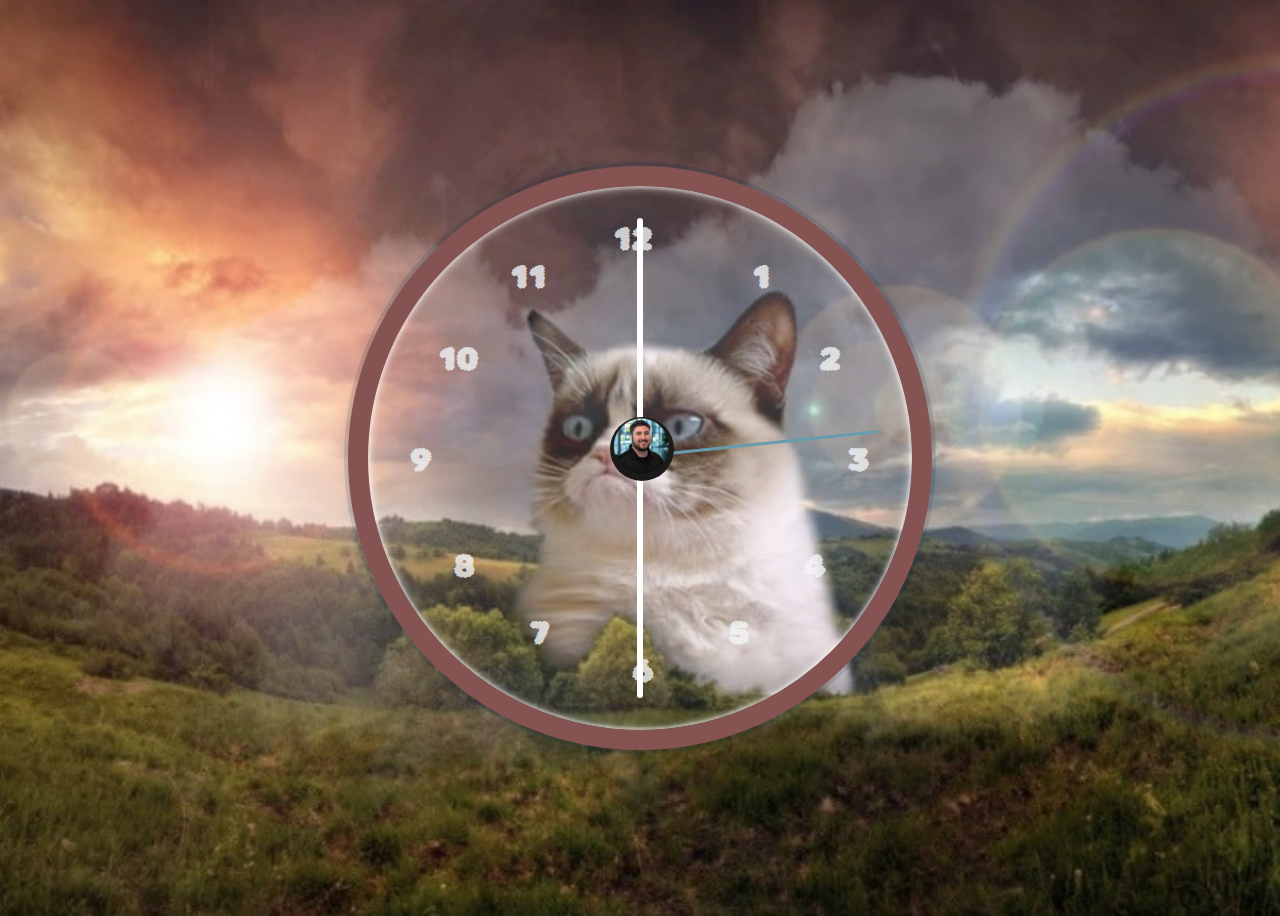
<file: Clock/index.html>
<!doctype html>
<html lang="en">

<head>
    <title>Title</title>
    <!-- Required meta tags -->
    <meta charset="utf-8">
    <meta name="viewport" content="width=device-width, initial-scale=1, shrink-to-fit=no">

    <link rel="preconnect" href="https://fonts.googleapis.com">
    <link rel="preconnect" href="https://fonts.gstatic.com" crossorigin>
    <link href="https://fonts.googleapis.com/css2?family=Rubik+Bubbles&display=swap" rel="stylesheet">
    <link rel="stylesheet" href="style.css">
</head>

<body>
    <div class="clouds"></div>
    <div class="clock">
        <div class="clock-face">
            <div class="clock-cat"></div>
            <div class="one">1</div>
            <div class="two">2</div>
            <div class="three">3</div>
            <div class="four">4</div>
            <div class="five">5</div>
            <div class="six">6</div>
            <div class="seven">7</div>
            <div class="eight">8</div>
            <div class="nine">9</div>
            <div class="ten">10</div>
            <div class="eleven">11</div>
            <div class="twelve">12</div>
            <div class="hand hour-hand"></div>
            <div class="hand min-hand"></div>
            <div class="hand second-hand"></div>
        </div>
    </div>

    <script src="clock.js"></script>
</body>

</html>
</file>
<file: Clock/style.css>
.clock-face {
    position: relative;
    font-family: 'Rubik Bubbles', cursive;
    color: rgba(244, 246, 247, 0.788);
    width: 100%;
    height: 100%;
    transform: translateY(-3px);
    z-index: 3;
}

.hand {
    width: 50%;
    position: absolute;
    top: 50%;
    transform-origin: 100%;
    transform: rotate(90deg);
    transition: all 0.05s;
    transition-timing-function: cubic-bezier(0.1, 2.7, 0.58, 1);
    z-index: 3;
}

.hour-hand {
    height: 6px;
    border-radius: 20px;
    background: rgb(255, 255, 255);
}

.min-hand {
    height: 6px;
    border-radius: 20px;
    background: rgb(255, 255, 255);
}

.second-hand {
    height: 3px;
    background: rgb(102, 157, 173);
}

.clock {
    width: 30rem;
    height: 30rem;
    border: 20px solid rgb(134, 83, 83);
    border-radius: 50%;
    margin: 50px auto;
    position: relative;
    padding: 2rem;
    box-shadow: 0 0 0px 4px rgba(0, 0, 0, 0.1),
        inset 0 0 0 3px #fcfafa27,
        inset 0 0 10px rgb(255, 255, 255),
        0 0 10px rgba(25, 115, 189, 0.2);
    z-index: 3;
}

body {
    font-size: 2rem;
    display: flex;
    flex: 1;
    min-height: 100vh;
    align-items: center;
    background-image: url("grumpy-cat.jpeg.webp");
    background-size: cover;
}

@keyframes rotate-mike {

    0% {
        transform: rotate(0deg);
    }

    100% {
        transform: rotate(360deg);
    }
}

@keyframes move-clouds-back {

    from {
        background-position: 0 0;
    }

    to {
        background-position: 10000px 5000px;
    }
}

.clouds {
    position: absolute;
    top: 0;
    left: 0;
    right: 0;
    bottom: 0;
    display: flex;
}

.clock-cat {
    background-image: url("mike.png");
    background-size: 65px;
    position: absolute;
    top: 42%;
    right: 43%;
    height: 4rem;
    width: 4rem;
    z-index: 5;
    border-radius: 50%;
    animation: rotate-mike 10s linear infinite;
}

.clouds {
    background-image: url("cloud.png");
    background-size: cover;
    z-index: 1;
    opacity: .3;
    animation: move-clouds-back 250s linear infinite;
}

.clock-face .one, .two, .three, .four, .five, .six, .seven, .eight, .nine, .ten, .eleven, .twelve {
    position: absolute;
}

.twelve {
    top: 1%;
    right: 47%;
}

.one {
    top: 9%;
    right: 23%;
}

.two {
    top: 26%;
    right: 8%;
}

.three {
    top: 47%;
    right: 2%;
}

.four {
    bottom: 23%;
    right: 11%;
}

.five {
    bottom: 9%;
    right: 27%;
}

.six {
    bottom: 1%;
    right: 47%;
}

.seven {
    bottom: 9%;
    left: 27%;
}

.eight {
    bottom: 23%;
    left: 11%;
}

.nine {
    top: 47%;
    left: 2%;
}

.ten {
    top: 26%;
    left: 8%;
}

.eleven {
    top: 9%;
    left: 23%;
}
</file>
